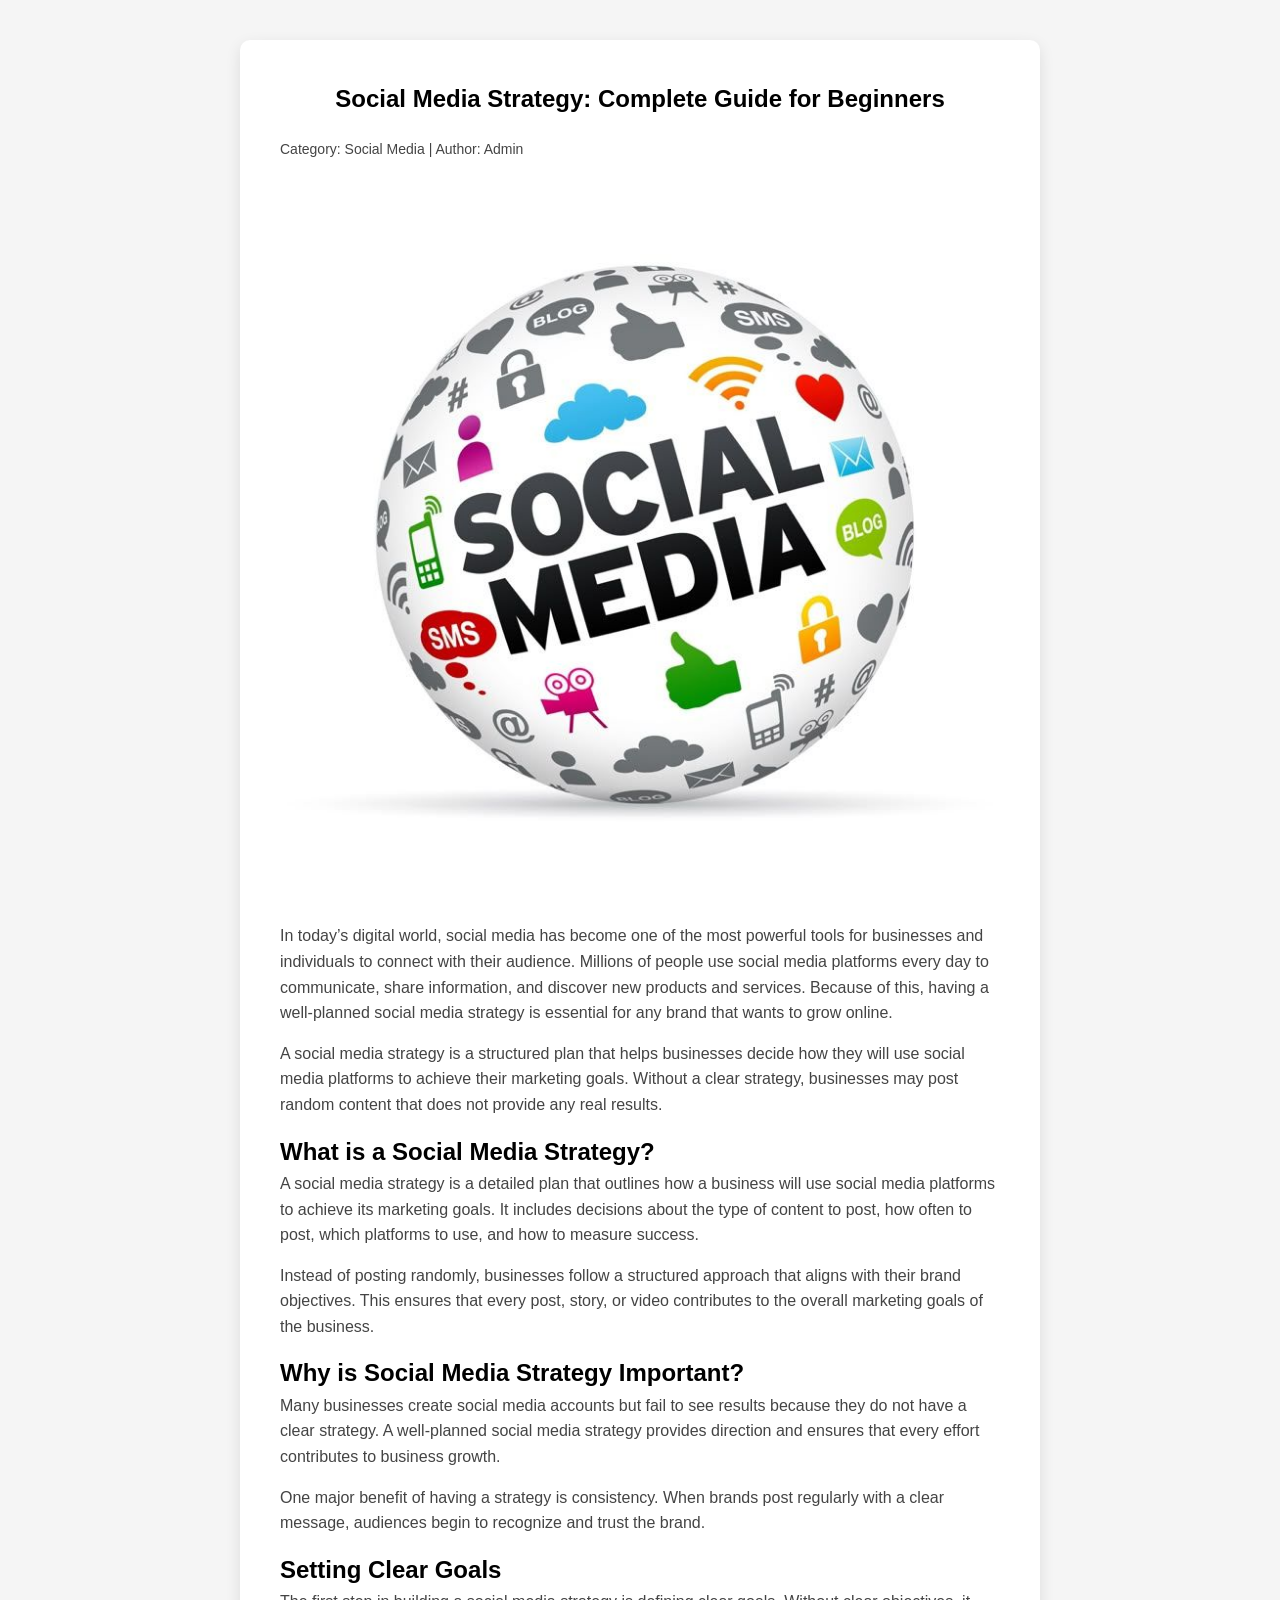
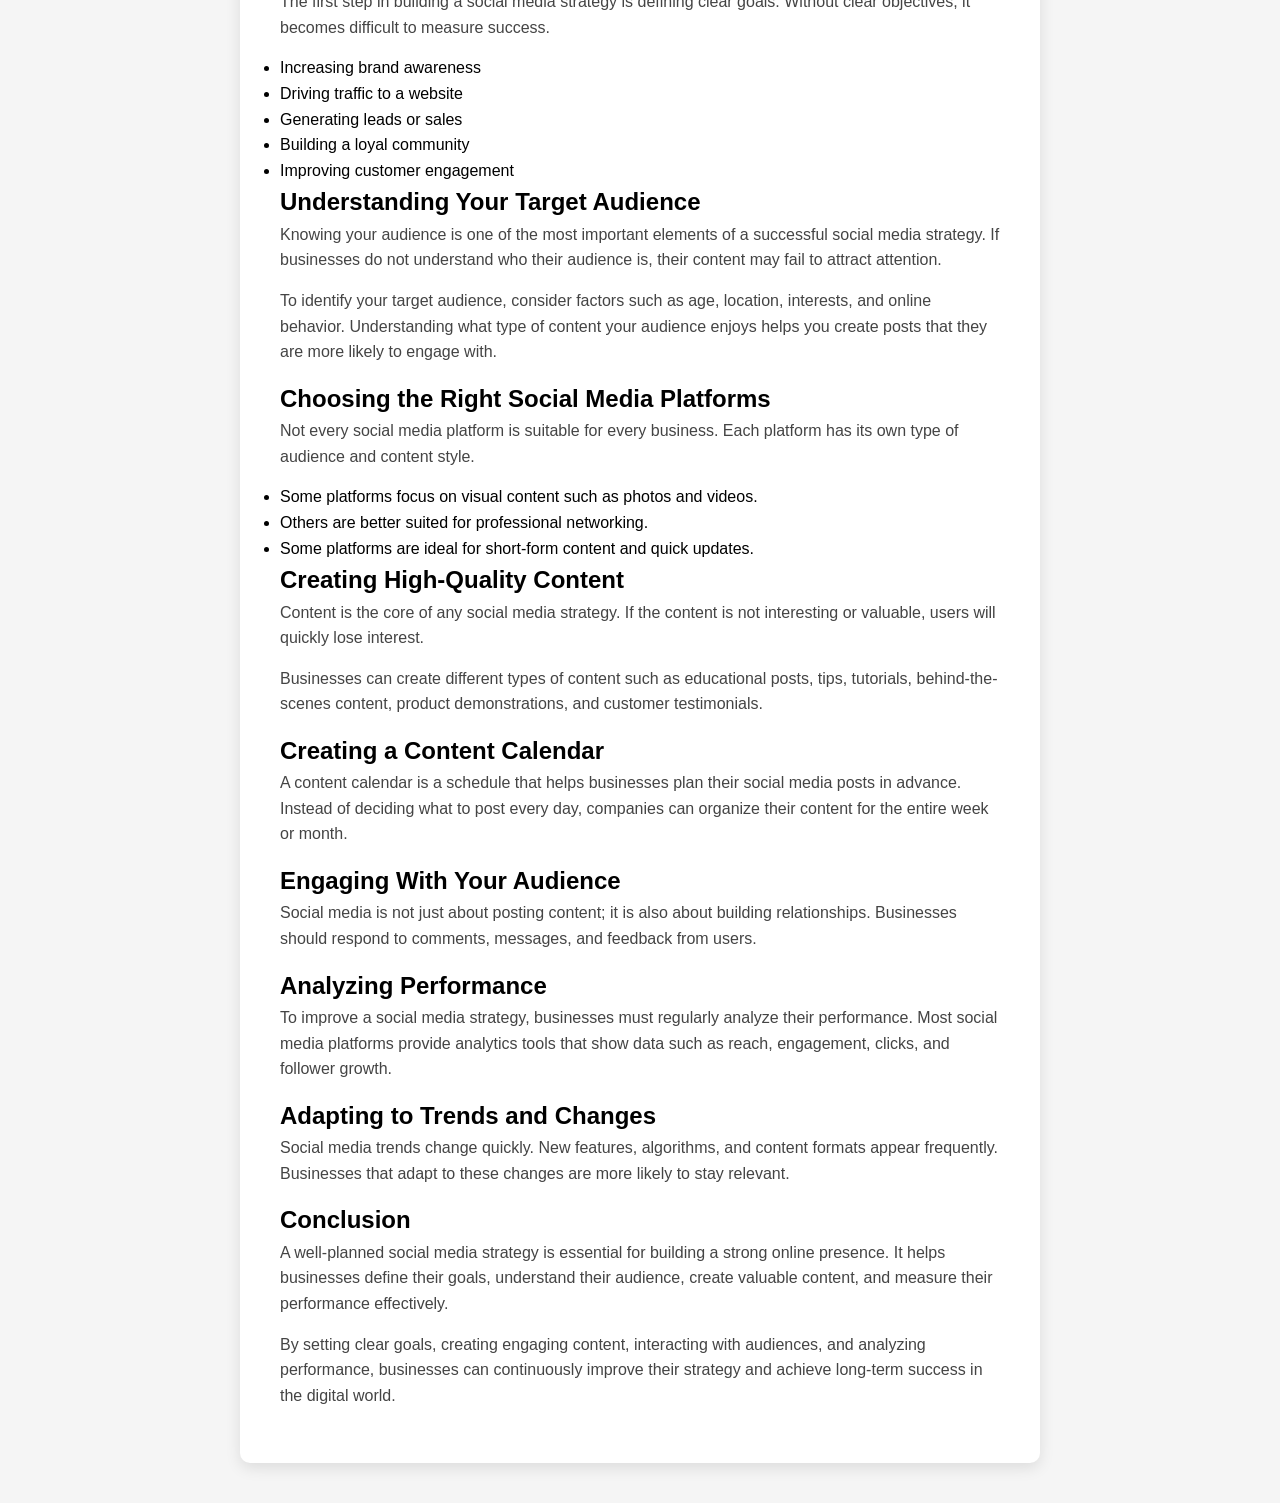
<file: blogs/blog1.html>
<!doctype html>
<html lang="en">
  <head>
    <meta charset="UTF-8" />
    <meta name="viewport" content="width=device-width, initial-scale=1.0" />

    <title>Social Media Strategy: Complete Guide for Beginners</title>

    <link rel="stylesheet" href="./blog.css" />
  </head>

  <body>
    <div class="container">
      <article class="blog-post">
        <h1>Social Media Strategy: Complete Guide for Beginners</h1>

        <p class="meta">Category: Social Media | Author: Admin</p>

        <img
          src="../images/Social-Media-Strategy.jfif"
          alt="Social Media Strategy"
        />

        <p>
          In today’s digital world, social media has become one of the most
          powerful tools for businesses and individuals to connect with their
          audience. Millions of people use social media platforms every day to
          communicate, share information, and discover new products and
          services. Because of this, having a well-planned social media strategy
          is essential for any brand that wants to grow online.
        </p>

        <p>
          A social media strategy is a structured plan that helps businesses
          decide how they will use social media platforms to achieve their
          marketing goals. Without a clear strategy, businesses may post random
          content that does not provide any real results.
        </p>

        <h2>What is a Social Media Strategy?</h2>

        <p>
          A social media strategy is a detailed plan that outlines how a
          business will use social media platforms to achieve its marketing
          goals. It includes decisions about the type of content to post, how
          often to post, which platforms to use, and how to measure success.
        </p>

        <p>
          Instead of posting randomly, businesses follow a structured approach
          that aligns with their brand objectives. This ensures that every post,
          story, or video contributes to the overall marketing goals of the
          business.
        </p>

        <h2>Why is Social Media Strategy Important?</h2>

        <p>
          Many businesses create social media accounts but fail to see results
          because they do not have a clear strategy. A well-planned social media
          strategy provides direction and ensures that every effort contributes
          to business growth.
        </p>

        <p>
          One major benefit of having a strategy is consistency. When brands
          post regularly with a clear message, audiences begin to recognize and
          trust the brand.
        </p>

        <h2>Setting Clear Goals</h2>

        <p>
          The first step in building a social media strategy is defining clear
          goals. Without clear objectives, it becomes difficult to measure
          success.
        </p>

        <ul>
          <li>Increasing brand awareness</li>

          <li>Driving traffic to a website</li>

          <li>Generating leads or sales</li>

          <li>Building a loyal community</li>

          <li>Improving customer engagement</li>
        </ul>

        <h2>Understanding Your Target Audience</h2>

        <p>
          Knowing your audience is one of the most important elements of a
          successful social media strategy. If businesses do not understand who
          their audience is, their content may fail to attract attention.
        </p>

        <p>
          To identify your target audience, consider factors such as age,
          location, interests, and online behavior. Understanding what type of
          content your audience enjoys helps you create posts that they are more
          likely to engage with.
        </p>

        <h2>Choosing the Right Social Media Platforms</h2>

        <p>
          Not every social media platform is suitable for every business. Each
          platform has its own type of audience and content style.
        </p>

        <ul>
          <li>
            Some platforms focus on visual content such as photos and videos.
          </li>

          <li>Others are better suited for professional networking.</li>

          <li>
            Some platforms are ideal for short-form content and quick updates.
          </li>
        </ul>

        <h2>Creating High-Quality Content</h2>

        <p>
          Content is the core of any social media strategy. If the content is
          not interesting or valuable, users will quickly lose interest.
        </p>

        <p>
          Businesses can create different types of content such as educational
          posts, tips, tutorials, behind-the-scenes content, product
          demonstrations, and customer testimonials.
        </p>

        <h2>Creating a Content Calendar</h2>

        <p>
          A content calendar is a schedule that helps businesses plan their
          social media posts in advance. Instead of deciding what to post every
          day, companies can organize their content for the entire week or
          month.
        </p>

        <h2>Engaging With Your Audience</h2>

        <p>
          Social media is not just about posting content; it is also about
          building relationships. Businesses should respond to comments,
          messages, and feedback from users.
        </p>

        <h2>Analyzing Performance</h2>

        <p>
          To improve a social media strategy, businesses must regularly analyze
          their performance. Most social media platforms provide analytics tools
          that show data such as reach, engagement, clicks, and follower growth.
        </p>

        <h2>Adapting to Trends and Changes</h2>

        <p>
          Social media trends change quickly. New features, algorithms, and
          content formats appear frequently. Businesses that adapt to these
          changes are more likely to stay relevant.
        </p>

        <h2>Conclusion</h2>

        <p>
          A well-planned social media strategy is essential for building a
          strong online presence. It helps businesses define their goals,
          understand their audience, create valuable content, and measure their
          performance effectively.
        </p>

        <p>
          By setting clear goals, creating engaging content, interacting with
          audiences, and analyzing performance, businesses can continuously
          improve their strategy and achieve long-term success in the digital
          world.
        </p>
      </article>
    </div>
  </body>
</html>
</file>
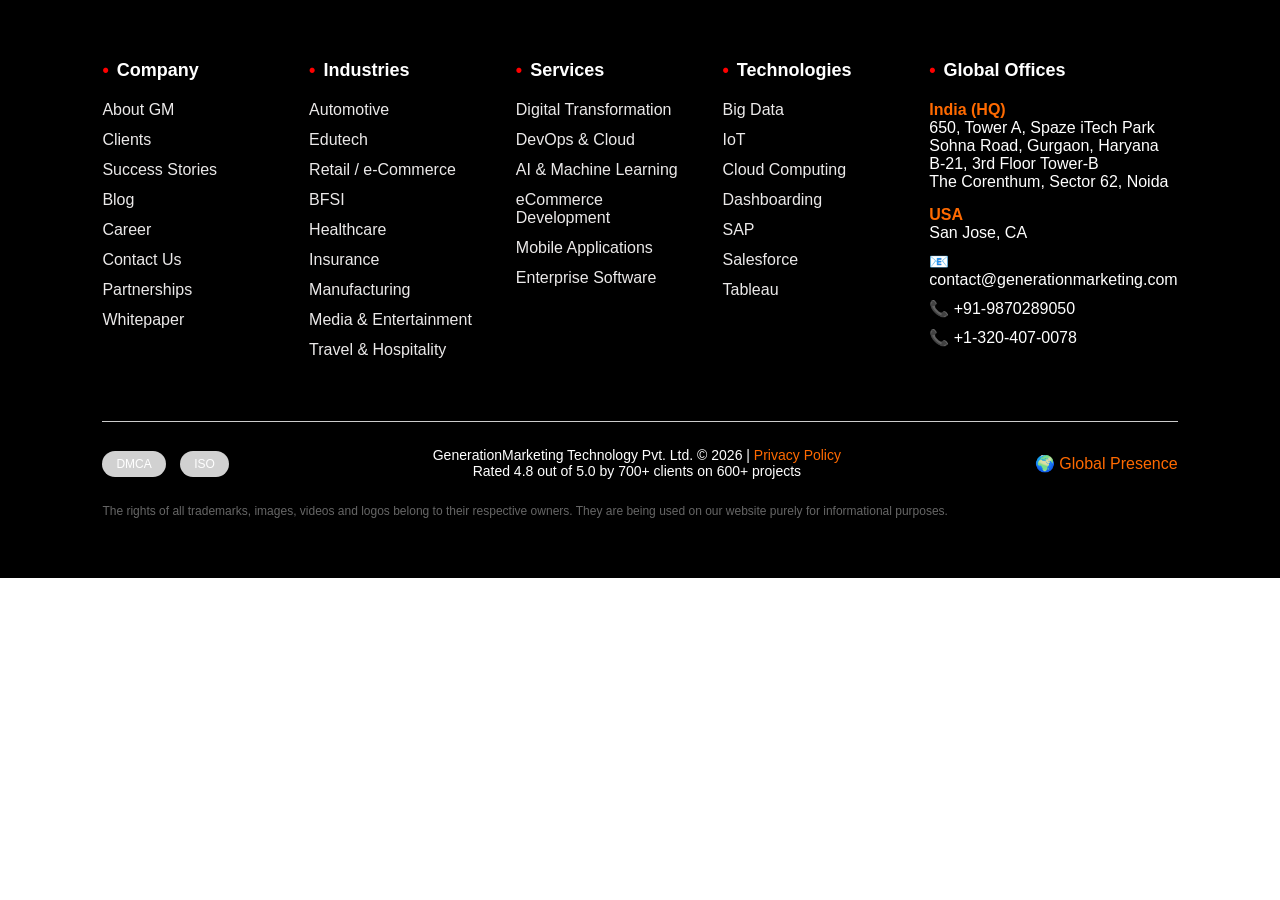
<file: components/footer.html>
<!DOCTYPE html>
<html lang="en">
<head>
    <meta charset="UTF-8">
    <meta name="viewport" content="width=device-width, initial-scale=1.0">
    <title>Document</title>
    <link rel="stylesheet" href="footer.css">
</head>
<body>
    <footer class="footer">
  <div class="footer-container">

    <!-- Company -->
    <div class="footer-col">
      <h4>Company</h4>
      <ul>
        <li><a href="#">About GM</a></li>
        <li><a href="#">Clients</a></li>
        <li><a href="#">Success Stories</a></li>
        <li><a href="#">Blog</a></li>
        <li><a href="#">Career</a></li>
        <li><a href="#">Contact Us</a></li>
        <li><a href="#">Partnerships</a></li>
        <li><a href="#">Whitepaper</a></li>
      </ul>
    </div>

    <!-- Industries -->
    <div class="footer-col">
      <h4>Industries</h4>
      <ul>
        <li><a href="#">Automotive</a></li>
        <li><a href="#">Edutech</a></li>
        <li><a href="#">Retail / e-Commerce</a></li>
        <li><a href="#">BFSI</a></li>
        <li><a href="#">Healthcare</a></li>
        <li><a href="#">Insurance</a></li>
        <li><a href="#">Manufacturing</a></li>
        <li><a href="#">Media & Entertainment</a></li>
        <li><a href="#">Travel & Hospitality</a></li>
      </ul>
    </div>

    <!-- Services -->
    <div class="footer-col">
      <h4>Services</h4>
      <ul>
        <li><a href="#">Digital Transformation</a></li>
        <li><a href="#">DevOps & Cloud</a></li>
        <li><a href="#">AI & Machine Learning</a></li>
        <li><a href="#">eCommerce Development</a></li>
        <li><a href="#">Mobile Applications</a></li>
        <li><a href="#">Enterprise Software</a></li>
      </ul>
    </div>

    <!-- Technologies -->
    <div class="footer-col">
      <h4>Technologies</h4>
      <ul>
        <li><a href="#">Big Data</a></li>
        <li><a href="#">IoT</a></li>
        <li><a href="#">Cloud Computing</a></li>
        <li><a href="#">Dashboarding</a></li>
        <li><a href="#">SAP</a></li>
        <li><a href="#">Salesforce</a></li>
        <li><a href="#">Tableau</a></li>
      </ul>
    </div>

    <!-- Global Offices -->
    <div class="footer-col">
      <h4>Global Offices</h4>
      <p class="office-title">India (HQ)</p>
      <p>650, Tower A, Spaze iTech Park<br>
      Sohna Road, Gurgaon, Haryana</p>

      <p>B-21, 3rd Floor Tower-B<br>
      The Corenthum, Sector 62, Noida</p>

      <p class="office-title">USA</p>
      <p>San Jose, CA</p>

      <p class="contact-info">📧 contact@generationmarketing.com</p>
      <p class="contact-info">📞 +91-9870289050</p>
      <p class="contact-info">📞 +1-320-407-0078</p>
    </div>

  </div>

  <!-- Bottom Section -->
  <div class="footer-bottom">
    <div class="left">
      <span class="badge">DMCA</span>
      <span class="badge">ISO</span>
    </div>

    <div class="center">
      GenerationMarketing Technology Pvt. Ltd. © 2026 | 
      <a href="#">Privacy Policy</a><br>
      Rated 4.8 out of 5.0 by 700+ clients on 600+ projects
    </div>

    <div class="right">
      🌍 Global Presence
    </div>
  </div>

  <div class="footer-note">
    The rights of all trademarks, images, videos and logos belong to their respective owners.
    They are being used on our website purely for informational purposes.
  </div>

</footer>
</body>
</html>
</file>
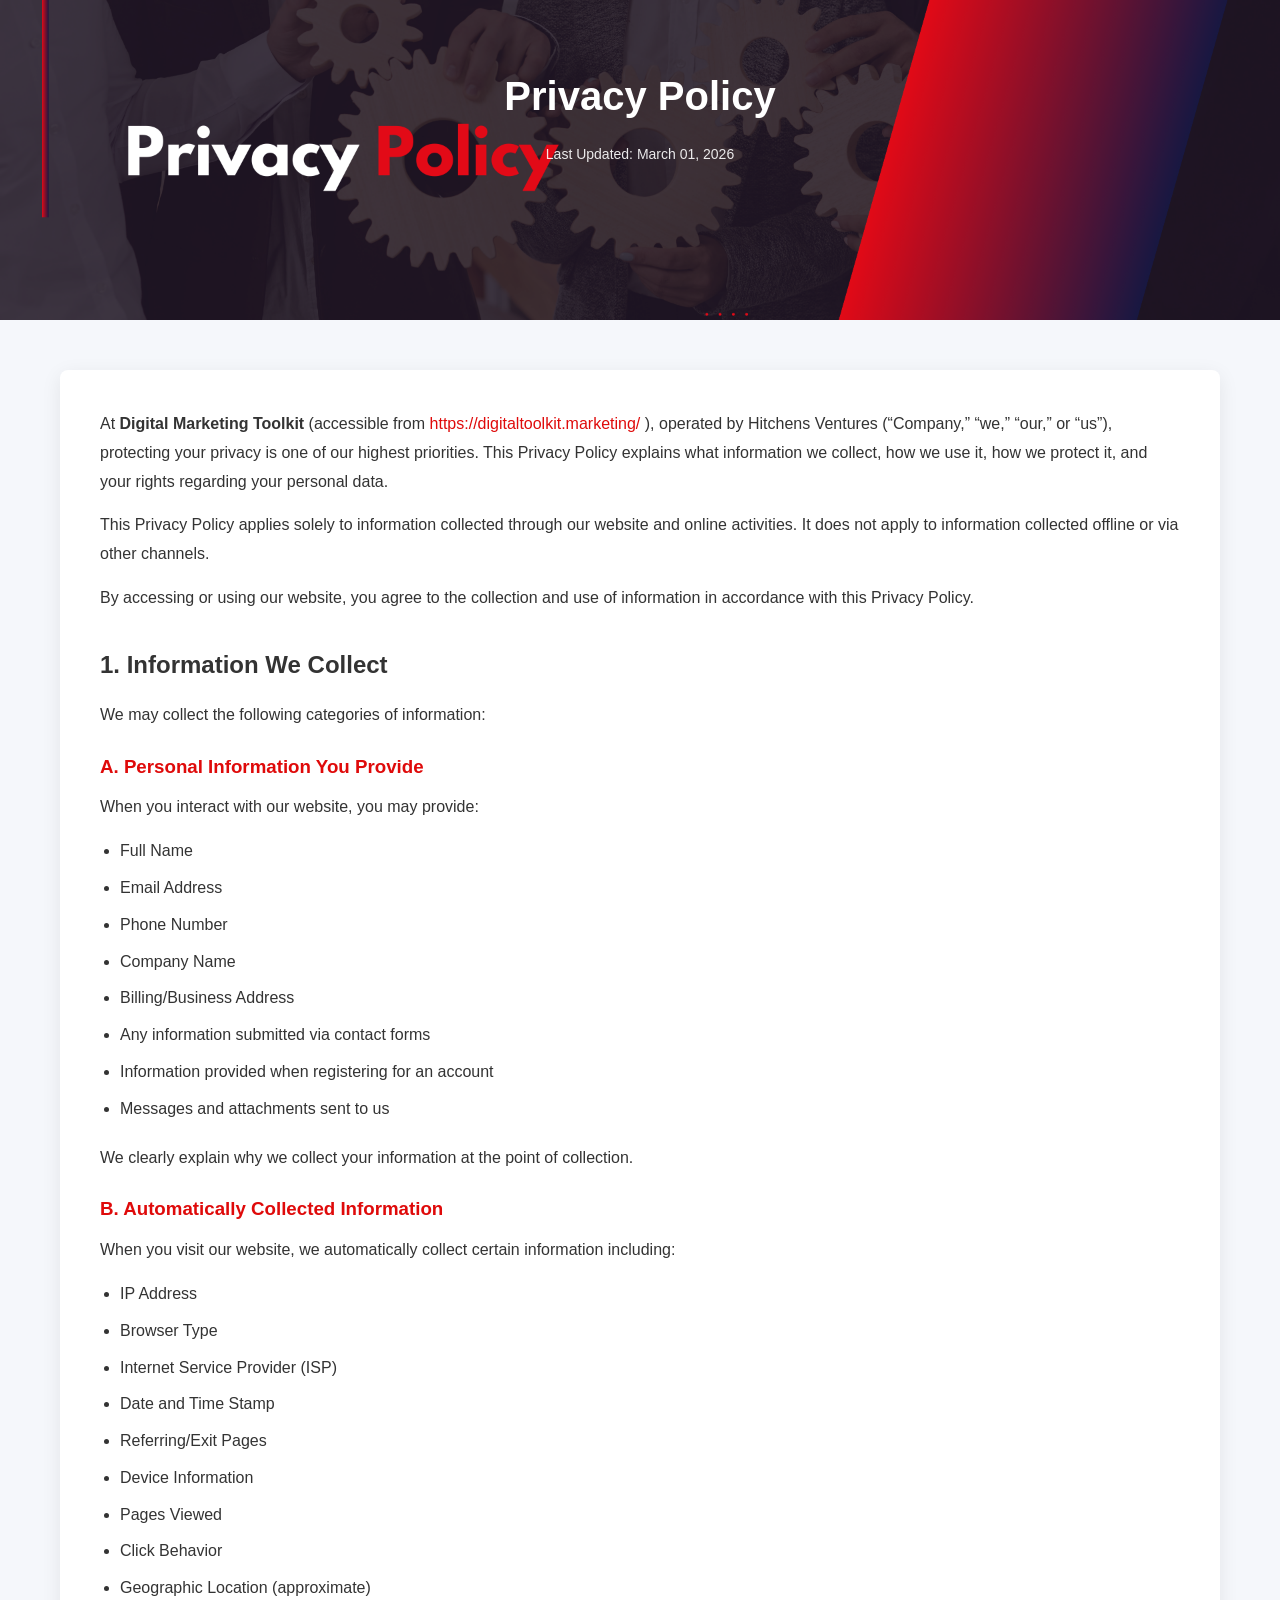
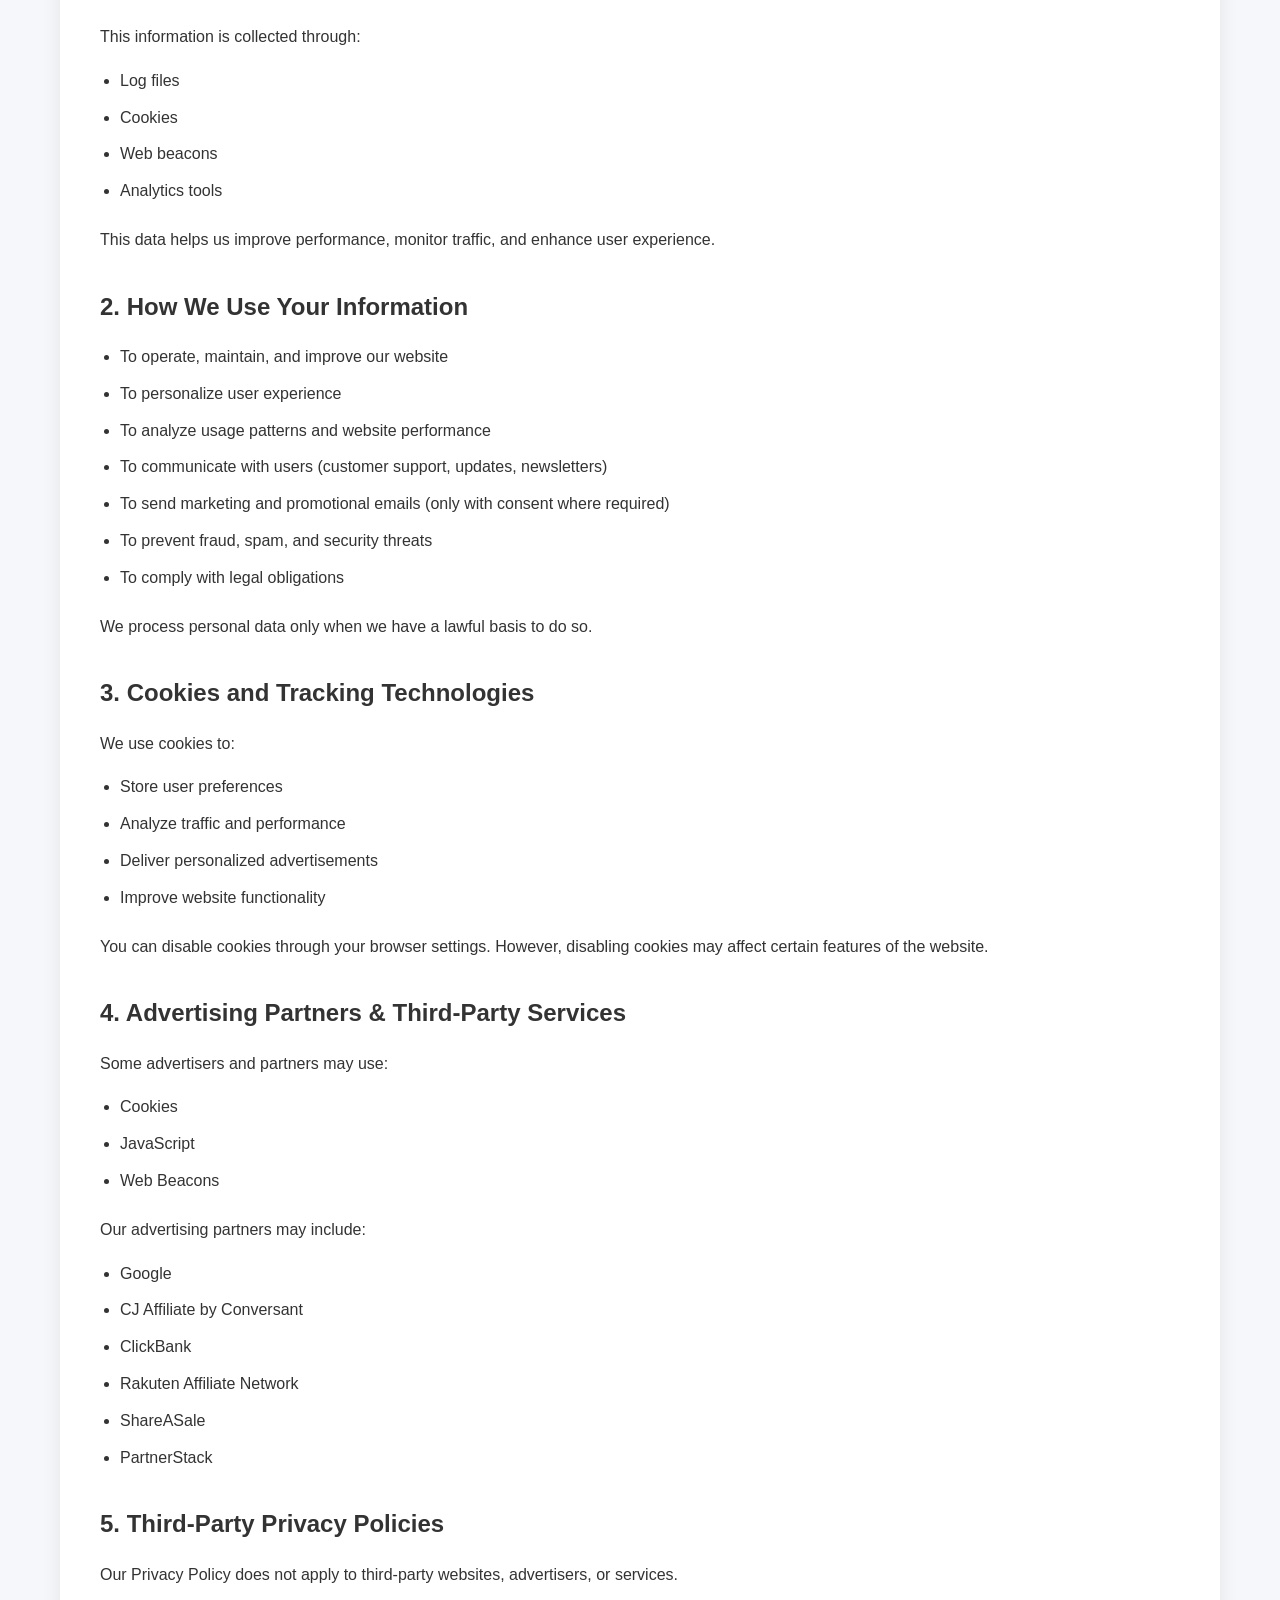
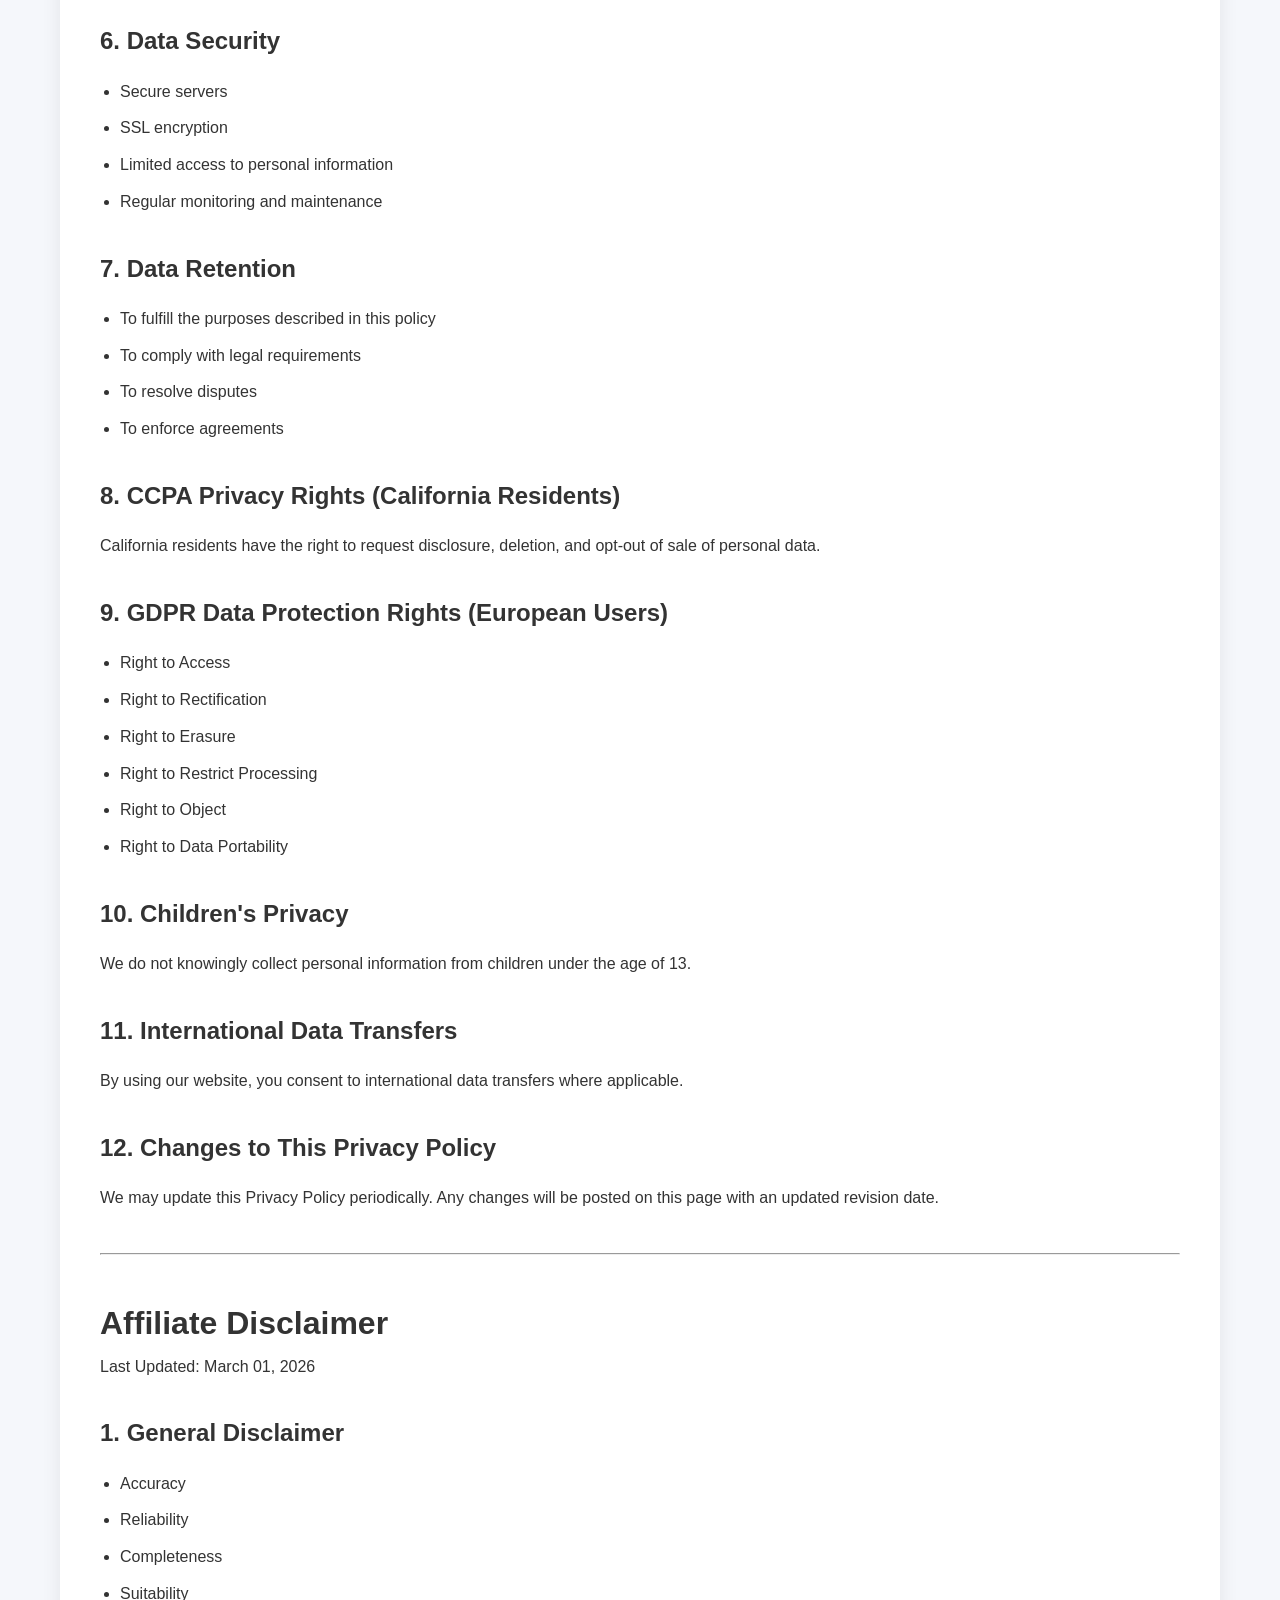
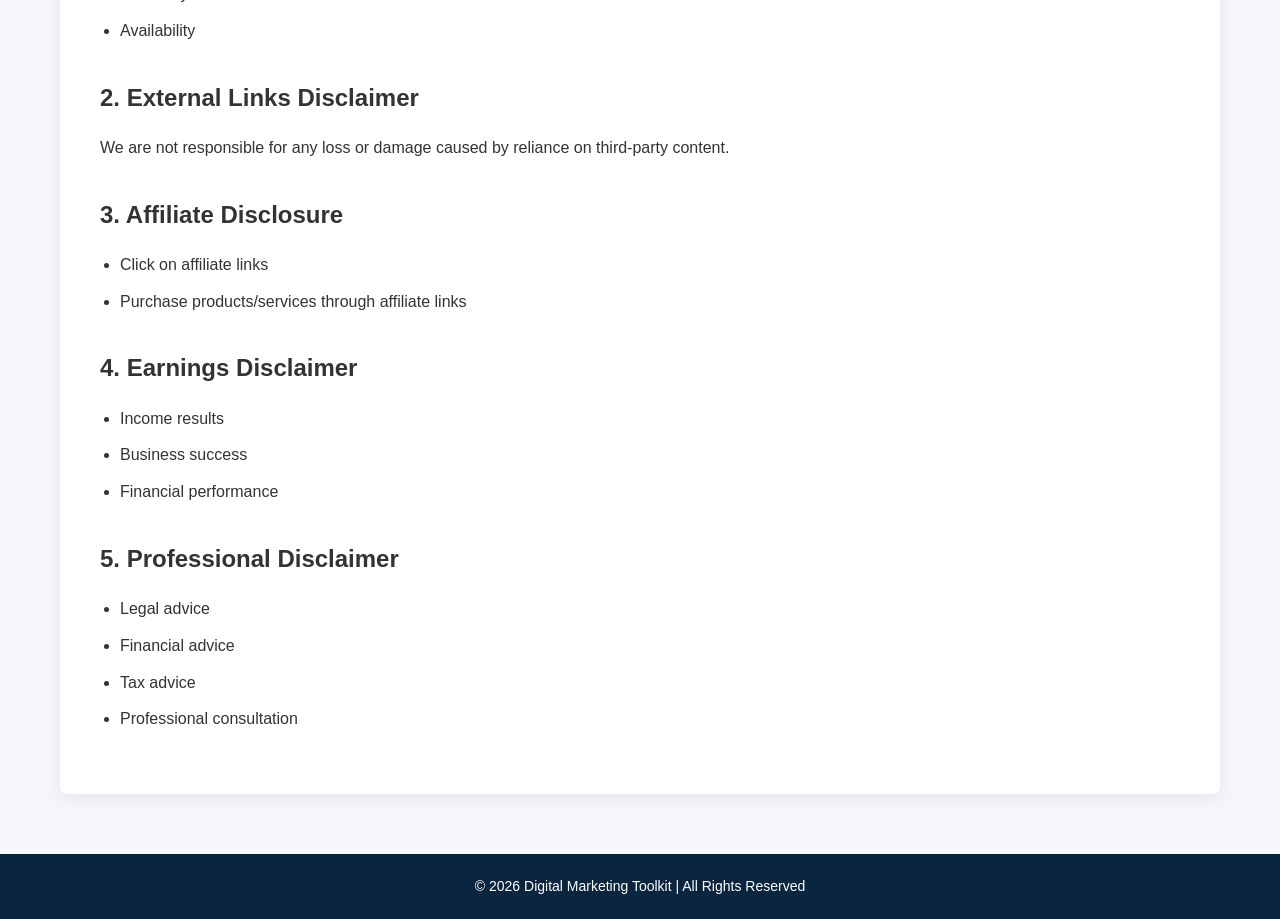
<file: Main/priveaice-police.html>
<!DOCTYPE html>
<html lang="en">
<head>
<meta charset="UTF-8">
<meta name="viewport" content="width=device-width, initial-scale=1.0">
<title>Privacy Policy | Digital Marketing Toolkit</title>

<style>
*{
    margin:0;
    padding:0;
    box-sizing:border-box;
    font-family: 'Segoe UI', Tahoma, Geneva, Verdana, sans-serif;
}

body{
    background:#f5f7fb;
    color:#333;
    line-height:1.8;
}

header{
 
    background-image: url("../imges/25-2-r25lv4tfwv80qa38ker3jyfbypzqyun8olvld0ga54.png");
    color:#fff;
    padding:60px 20px;
    text-align:center;
    background-size: cover;
    background-position: center;
    background-repeat: no-repeat;
    height: 320px;
    
    
}
 header::before{
    content: "";
    position: absolute;
    inset: 0;
  
    z-index: -1;
 }
header h1{
    font-size:40px;
    margin-bottom:10px;
}

header p{
    font-size:14px;
    opacity:0.9;
}

.container{
    max-width:1200px;
    margin:50px auto;
    padding:0 20px;
}

.policy-box{
    background:#fff;
    padding:40px;
    border-radius:8px;
    box-shadow:0 5px 20px rgba(0,0,0,0.08);
}

.policy-box h2{
    margin-top:30px;
    margin-bottom:15px;
  
}

.policy-box h3{
    margin-top:20px;
    margin-bottom:10px;
    color:#df0a0a;
}

.policy-box ul{
    margin-left:20px;
    margin-bottom:20px;
}

.policy-box ul li{
    margin-bottom:8px;
}

.policy-box p{
    margin-bottom:15px;
}

.policy-box a{
    color: #df0a0a;
    text-decoration:none;
}

.policy-box a:hover{
    text-decoration:underline;
}

footer{
    background:#0a2540;
    color:#fff;
    text-align:center;
    padding:20px;
    margin-top:60px;
    font-size:14px;
}

@media(max-width:768px){
    header h1{
        font-size:28px;
    }
    .policy-box{
        padding:25px;
    }
}
</style>
</head>

<body>

<header>
    <h1>Privacy Policy</h1>
    <p>Last Updated: March 01, 2026</p>
</header>

<div class="container">
<div class="policy-box">

<p>
At <strong>Digital Marketing Toolkit</strong> (accessible from 
<a href="https://digitaltoolkit.marketing/" target="_blank">
https://digitaltoolkit.marketing/
</a>), operated by Hitchens Ventures (“Company,” “we,” “our,” or “us”), protecting your privacy is one of our highest priorities. This Privacy Policy explains what information we collect, how we use it, how we protect it, and your rights regarding your personal data.
</p>

<p>
This Privacy Policy applies solely to information collected through our website and online activities. It does not apply to information collected offline or via other channels.
</p>

<p>
By accessing or using our website, you agree to the collection and use of information in accordance with this Privacy Policy.
</p>

<h2>1. Information We Collect</h2>

<p>We may collect the following categories of information:</p>

<h3>A. Personal Information You Provide</h3>

<p>When you interact with our website, you may provide:</p>

<ul>
<li>Full Name</li>
<li>Email Address</li>
<li>Phone Number</li>
<li>Company Name</li>
<li>Billing/Business Address</li>
<li>Any information submitted via contact forms</li>
<li>Information provided when registering for an account</li>
<li>Messages and attachments sent to us</li>
</ul>

<p>We clearly explain why we collect your information at the point of collection.</p>

<h3>B. Automatically Collected Information</h3>

<p>When you visit our website, we automatically collect certain information including:</p>

<ul>
<li>IP Address</li>
<li>Browser Type</li>
<li>Internet Service Provider (ISP)</li>
<li>Date and Time Stamp</li>
<li>Referring/Exit Pages</li>
<li>Device Information</li>
<li>Pages Viewed</li>
<li>Click Behavior</li>
<li>Geographic Location (approximate)</li>
</ul>

<p>This information is collected through:</p>

<ul>
<li>Log files</li>
<li>Cookies</li>
<li>Web beacons</li>
<li>Analytics tools</li>
</ul>

<p>This data helps us improve performance, monitor traffic, and enhance user experience.</p>

<h2>2. How We Use Your Information</h2>

<ul>
<li>To operate, maintain, and improve our website</li>
<li>To personalize user experience</li>
<li>To analyze usage patterns and website performance</li>
<li>To communicate with users (customer support, updates, newsletters)</li>
<li>To send marketing and promotional emails (only with consent where required)</li>
<li>To prevent fraud, spam, and security threats</li>
<li>To comply with legal obligations</li>
</ul>

<p>We process personal data only when we have a lawful basis to do so.</p>

<h2>3. Cookies and Tracking Technologies</h2>

<p>We use cookies to:</p>

<ul>
<li>Store user preferences</li>
<li>Analyze traffic and performance</li>
<li>Deliver personalized advertisements</li>
<li>Improve website functionality</li>
</ul>

<p>
You can disable cookies through your browser settings. However, disabling cookies may affect certain features of the website.
</p>

<h2>4. Advertising Partners & Third-Party Services</h2>

<p>Some advertisers and partners may use:</p>

<ul>
<li>Cookies</li>
<li>JavaScript</li>
<li>Web Beacons</li>
</ul>

<p>Our advertising partners may include:</p>

<ul>
<li>Google</li>
<li>CJ Affiliate by Conversant</li>
<li>ClickBank</li>
<li>Rakuten Affiliate Network</li>
<li>ShareASale</li>
<li>PartnerStack</li>
</ul>

<h2>5. Third-Party Privacy Policies</h2>

<p>Our Privacy Policy does not apply to third-party websites, advertisers, or services.</p>

<h2>6. Data Security</h2>

<ul>
<li>Secure servers</li>
<li>SSL encryption</li>
<li>Limited access to personal information</li>
<li>Regular monitoring and maintenance</li>
</ul>

<h2>7. Data Retention</h2>

<ul>
<li>To fulfill the purposes described in this policy</li>
<li>To comply with legal requirements</li>
<li>To resolve disputes</li>
<li>To enforce agreements</li>
</ul>

<h2>8. CCPA Privacy Rights (California Residents)</h2>

<p>California residents have the right to request disclosure, deletion, and opt-out of sale of personal data.</p>

<h2>9. GDPR Data Protection Rights (European Users)</h2>

<ul>
<li>Right to Access</li>
<li>Right to Rectification</li>
<li>Right to Erasure</li>
<li>Right to Restrict Processing</li>
<li>Right to Object</li>
<li>Right to Data Portability</li>
</ul>

<h2>10. Children's Privacy</h2>

<p>We do not knowingly collect personal information from children under the age of 13.</p>

<h2>11. International Data Transfers</h2>

<p>By using our website, you consent to international data transfers where applicable.</p>

<h2>12. Changes to This Privacy Policy</h2>

<p>We may update this Privacy Policy periodically. Any changes will be posted on this page with an updated revision date.</p>

<hr style="margin:40px 0;">

<h1>Affiliate Disclaimer</h1>
<p>Last Updated: March 01, 2026</p>

<h2>1. General Disclaimer</h2>

<ul>
<li>Accuracy</li>
<li>Reliability</li>
<li>Completeness</li>
<li>Suitability</li>
<li>Availability</li>
</ul>

<h2>2. External Links Disclaimer</h2>

<p>We are not responsible for any loss or damage caused by reliance on third-party content.</p>

<h2>3. Affiliate Disclosure</h2>

<ul>
<li>Click on affiliate links</li>
<li>Purchase products/services through affiliate links</li>
</ul>

<h2>4. Earnings Disclaimer</h2>

<ul>
<li>Income results</li>
<li>Business success</li>
<li>Financial performance</li>
</ul>

<h2>5. Professional Disclaimer</h2>

<ul>
<li>Legal advice</li>
<li>Financial advice</li>
<li>Tax advice</li>
<li>Professional consultation</li>
</ul>

</div>
</div>

<footer>
© 2026 Digital Marketing Toolkit | All Rights Reserved
</footer>

</body>
</html>
</file>
<file: blogs/blog.css>
/* GLOBAL RESET */

*{
margin:0;
padding:0;
box-sizing:border-box;
font-family:Arial, Helvetica, sans-serif;
}

body{
background:#f5f5f5;
line-height:1.6;
}

/* MAIN CONTAINER */

.container{
max-width:1200px;
margin:auto;
padding:40px 20px;
}

/* TITLE */

h1{
text-align:center;
margin-bottom:10px;
}

.subtitle{
text-align:center;
color:#666;
margin-bottom:40px;
}

/* FILTER BUTTONS */

.blog-filter{
display:flex;
flex-wrap:wrap;
justify-content:center;
gap:10px;
margin-bottom:40px;
}

.blog-filter button{
padding:10px 18px;
border:none;
background:#eee;
border-radius:6px;
cursor:pointer;
transition:0.3s;
font-size:14px;
}

.blog-filter button:hover{
background:#d40000;
color:white;
}

.blog-filter .active{
background:#d40000;
color:white;
}

/* BLOG GRID */

.blog-grid{
display:grid;
grid-template-columns:repeat(auto-fit,minmax(300px,1fr));
gap:25px;
}

/* BLOG CARD */

.blog-card{
background:white;
border-radius:10px;
overflow:hidden;
box-shadow:0 5px 15px rgba(0,0,0,0.1);
transition:0.3s;
}

.blog-card:hover{
transform:translateY(-5px);
}

/* BLOG IMAGE */

.blog-card img{
width:100%;
height:200px;
object-fit:cover;
}

/* BLOG CONTENT */

.blog-content{
padding:20px;
}

.blog-content h3{
margin-bottom:10px;
font-size:20px;
}

.meta{
color:#d40000;
font-size:14px;
margin-bottom:10px;
}

/* BLOG TEXT */

.blog-content p{
color:#555;
font-size:15px;
}

/* READ MORE BUTTON */

.read-btn{
display:inline-block;
margin-top:15px;
padding:8px 15px;
background:#d40000;
color:white;
text-decoration:none;
border-radius:5px;
font-size:14px;
transition:0.3s;
}

.read-btn:hover{
background:black;
}

/* PAGINATION */

.pagination{
text-align:center;
margin-top:40px;
}

.pagination button{
padding:10px 15px;
border:1px solid #ddd;
background:white;
margin:5px;
cursor:pointer;
transition:0.3s;
}

.pagination button:hover{
background:#d40000;
color:white;
}

.pagination .active{
background:#d40000;
color:white;
}

/* SINGLE BLOG PAGE */

.blog-post{
max-width:800px;
margin:auto;
background:white;
padding:40px;
border-radius:10px;
box-shadow:0 5px 15px rgba(0,0,0,0.1);
}

.blog-post img{
width:100%;
border-radius:10px;
margin-bottom:20px;
}

.blog-post h1{
margin-bottom:20px;
}

.blog-post p{
margin-bottom:15px;
color:#444;
}
</file>
<file: components/footer.css>
*{
    margin:0;
    padding:0;
    box-sizing: border-box;
}.footer {
  background:black;
  padding: 60px 8%;
  font-family: 'Segoe UI', sans-serif;
  color:white;
}

.footer-container {
  display: grid;
  grid-template-columns: repeat(5, 1fr);
  gap: 40px;
}

.footer-col h4 {
  font-size: 18px;
  margin-bottom: 20px;
  position: relative;
}

.footer-col h4::before {
  content: "•";
  color: red;
  margin-right: 8px;
}

.footer-col ul {
  list-style: none;
  padding: 0;
}

.footer-col ul li {
  margin-bottom: 12px;
}

.footer-col ul li a {
  text-decoration: none;
  color: rgb(235, 233, 233);
  transition: 0.3s;
}

.footer-col ul li a:hover {
  color: #ff6a00;
}

.office-title {
  color: #ff6a00;
  font-weight: 600;
  margin-top: 15px;
}

.contact-info {
  margin-top: 10px;
}

/* Bottom */
.footer-bottom {
  margin-top: 50px;
  padding-top: 25px;
  border-top: 1px solid #ccc;
  display: flex;
  justify-content: space-between;
  align-items: center;
  flex-wrap: wrap;
}

.footer-bottom .badge {
  background: #d1d1d1;
  padding: 6px 14px;
  border-radius: 20px;
  margin-right: 10px;
  font-size: 12px;
}

.footer-bottom .center {
  text-align: center;
  font-size: 14px;
}

.footer-bottom .center a {
  color: #ff6a00;
  text-decoration: none;
}

.footer-bottom .right {
  color: #ff6a00;
  font-weight: 500;
}

/* Note */
.footer-note {
  margin-top: 25px;
  font-size: 12px;
  color: #666;
}

/* Responsive */
@media (max-width: 992px) {
  .footer-container {
    grid-template-columns: repeat(2, 1fr);
  }
}

@media (max-width: 576px) {
  .footer-container {
    grid-template-columns: 1fr;
  }
  .footer-bottom {
    flex-direction: column;
    gap: 15px;
    text-align: center;
  }
}
</file>
